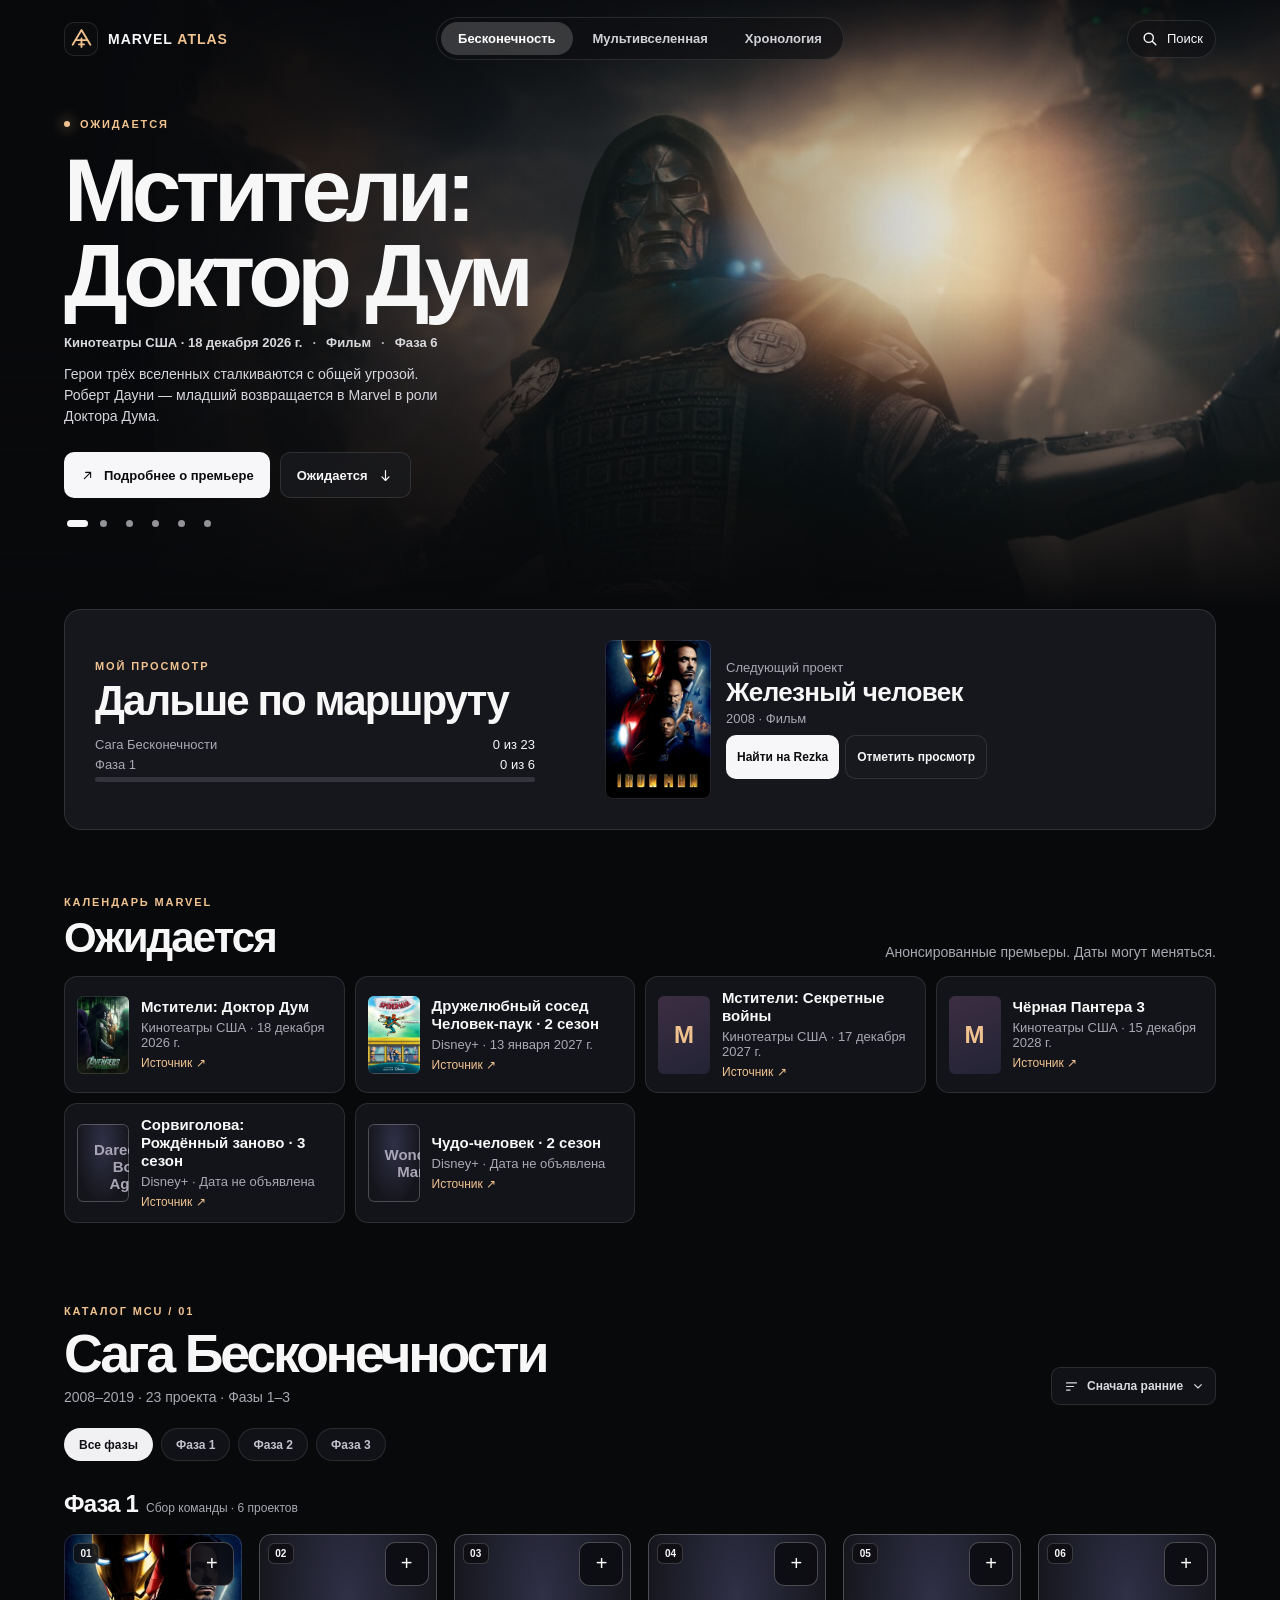
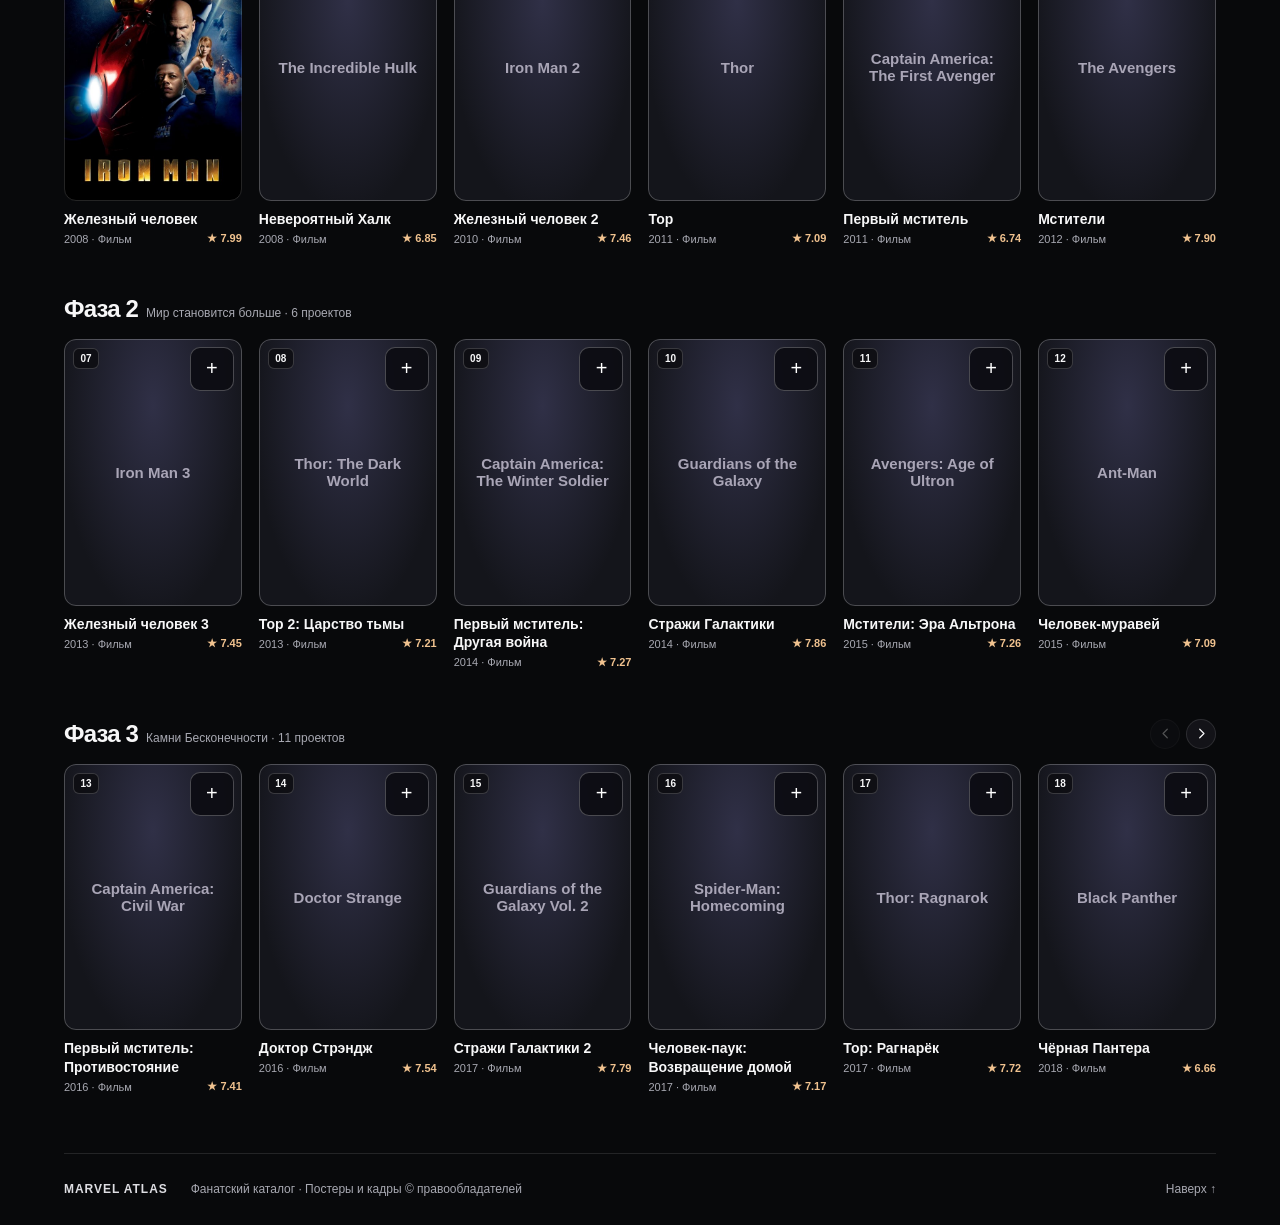
<file: index.html>
<!doctype html>
<html lang="ru">
<head>
  <meta charset="utf-8">
  <meta http-equiv="Content-Security-Policy" content="default-src 'self'; script-src 'self'; style-src 'self'; img-src 'self'; object-src 'none'; base-uri 'none'; form-action 'self'">
  <meta name="referrer" content="no-referrer">
  <meta name="viewport" content="width=device-width, initial-scale=1">
  <meta name="theme-color" content="#08090b">
  <meta name="description" content="Две саги и шесть фаз Marvel. Фильмы, сериалы и спецвыпуски в порядке выхода.">
  <title>MARVEL ATLAS — Каталог киновселенной</title>
  <link rel="icon" href="assets/atlas.svg" type="image/svg+xml">
  <link rel="stylesheet" href="styles.css?v=telegram-gestures-3">
  <!-- Local copy of https://telegram.org/js/telegram-web-app.js?65. -->
  <script defer src="assets/telegram-web-app.js"></script>
  <script defer src="telegram-init.js?v=3"></script>
  <script defer src="catalog.js"></script>
  <script defer src="atlas.js"></script>
  <script defer src="app.js?v=poster-progress-1"></script>
</head>
<body>
  <a class="skip" href="#catalog">К каталогу</a>
  <header class="topbar">
    <div class="topbar-inner shell">
      <a class="brand" href="#" aria-label="Marvel Atlas, на главную">
        <span class="brand-mark" aria-hidden="true"><svg viewBox="0 0 32 32" fill="none"><path d="M5.5 23.5 16 6l10.5 17.5M10 18h12M16 16v10M13 23h6" stroke="currentColor" stroke-width="2.2" stroke-linecap="round" stroke-linejoin="round"/></svg></span>
        <span>MARVEL <strong>ATLAS</strong></span>
      </a>
      <nav class="saga-nav" aria-label="Разделы Marvel Atlas">
        <button type="button" data-saga="infinity" aria-pressed="true">Бесконечность</button>
        <button type="button" data-saga="multiverse" aria-pressed="false">Мультивселенная</button>
        <a href="timeline.html">Хронология</a>
      </nav>
      <button class="search-open" type="button" aria-label="Поиск по каталогу" aria-haspopup="dialog">
        <svg viewBox="0 0 24 24" aria-hidden="true"><circle cx="10.5" cy="10.5" r="5.5"/><path d="m15 15 4 4"/></svg>
        <span>Поиск</span>
      </button>
    </div>
  </header>

  <main>
    <section class="hero" aria-label="Новые проекты Marvel">
      <div class="hero-art" aria-hidden="true">
        <img class="hero-image is-active" data-art="doomsday" src="assets/hero-doomsday.jpg" alt="" fetchpriority="high" draggable="false">
        <img class="hero-image" alt="" draggable="false">
      </div>
      <div class="hero-inner shell">
        <div class="hero-content">
          <p class="eyebrow"><span class="accent-dot"></span><span id="hero-label">Ожидается</span></p>
          <h1 id="hero-title">Мстители: Доктор Дум</h1>
          <p class="hero-meta" id="hero-meta"></p>
          <p class="hero-description" id="hero-description"></p>
          <div class="hero-actions">
            <a class="action action-primary" id="hero-link" target="_blank" rel="noopener noreferrer"></a>
            <a class="action action-secondary" href="#upcoming">Ожидается <svg viewBox="0 0 24 24" aria-hidden="true"><path d="M12 5v14m-5-5 5 5 5-5"/></svg></a>
          </div>
        </div>
        <div id="hero-pages" class="hero-pages" role="group" aria-label="Выбрать афишу"></div>
        <span id="hero-announcement" class="sr-only" role="status"></span>
      </div>
    </section>

    <section class="shell progress-section" id="my-watch" aria-labelledby="progress-title">
      <div class="progress-card">
        <div class="progress-overview">
          <p class="eyebrow">Мой просмотр</p>
          <h2 id="progress-title" tabindex="-1">Дальше по маршруту</h2>
          <div id="progress-count" class="progress-summary" aria-live="polite"></div>
        </div>
        <div id="progress-next" class="progress-next"></div>
      </div>
    </section>

    <section class="shell upcoming-section" id="upcoming" aria-labelledby="upcoming-title">
      <div class="upcoming-heading">
        <div><p class="eyebrow">Календарь Marvel</p><h2 id="upcoming-title">Ожидается</h2></div>
        <p class="catalog-meta">Анонсированные премьеры. Даты могут меняться.</p>
      </div>
      <ul id="upcoming-releases" class="upcoming-releases"></ul>
    </section>

    <section class="catalog shell" id="catalog" aria-labelledby="catalog-title">
      <div class="catalog-heading">
        <div>
          <p class="eyebrow catalog-kicker" id="catalog-kicker"></p>
          <h2 id="catalog-title"></h2>
          <p class="catalog-meta" id="catalog-meta"></p>
        </div>
        <label class="sort">
          <svg viewBox="0 0 24 24" aria-hidden="true"><path d="M5 7h14M5 12h10M5 17h5"/></svg>
          <span class="sr-only">Порядок проектов</span>
          <select id="sort">
            <option value="release">Сначала ранние</option>
            <option value="latest">Сначала новые</option>
            <option value="rating">По рейтингу</option>
          </select>
          <svg class="sort-chevron" viewBox="0 0 24 24" aria-hidden="true"><path d="m7 10 5 5 5-5"/></svg>
        </label>
      </div>
      <div class="phase-filters" id="phase-filters" role="group" aria-label="Фильтр по фазам"></div>
      <div id="shelves"></div>
      <a class="source-link" id="collection-link" href="https://rezka.fi/franchises/1991-vse-proekty-sagi-multivselennoy/" target="_blank" rel="noopener noreferrer" hidden>Подборка саги на Rezka <span aria-hidden="true">↗</span></a>
    </section>
  </main>

  <footer class="shell footer">
    <span class="footer-brand">MARVEL ATLAS</span>
    <span>Фанатский каталог · Постеры и кадры © правообладателей</span>
    <a href="#">Наверх ↑</a>
  </footer>

  <dialog class="search-dialog" aria-labelledby="search-title">
    <div class="search-head">
      <h2 id="search-title">Поиск по каталогу</h2>
      <form method="dialog"><button class="round" aria-label="Закрыть поиск"><svg viewBox="0 0 24 24" aria-hidden="true"><path d="m7 7 10 10m0-10L7 17"/></svg></button></form>
    </div>
    <label class="search-field">
      <svg viewBox="0 0 24 24" aria-hidden="true"><circle cx="10.5" cy="10.5" r="5.5"/><path d="m15 15 4 4"/></svg>
      <span class="sr-only">Название, год или фаза</span>
      <input type="search" placeholder="Название, год или фаза" autocomplete="off" autofocus>
    </label>
    <p class="search-status" role="status"></p>
    <div class="search-results"></div>
  </dialog>
</body>
</html>
</file>
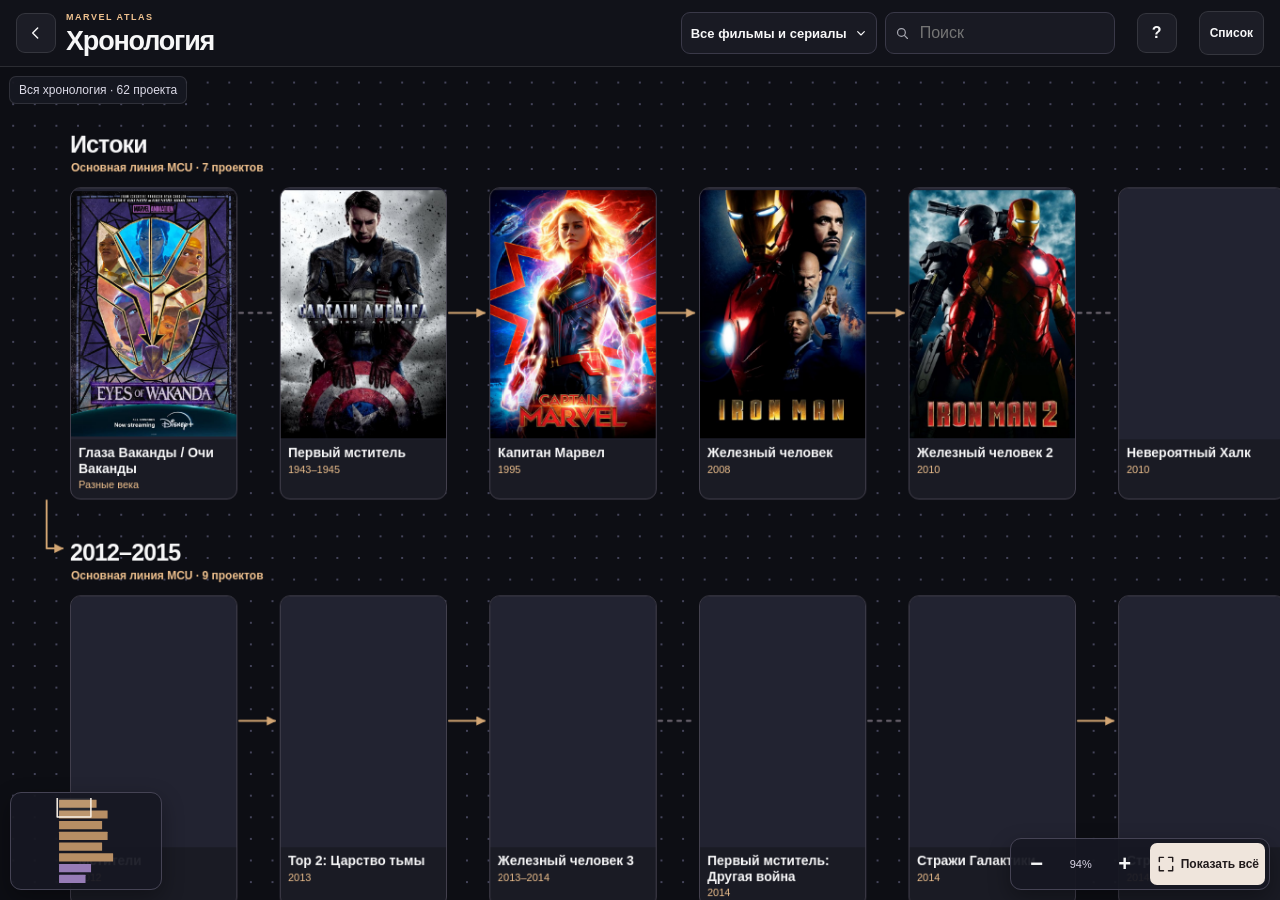
<file: timeline.html>
<!doctype html>
<html lang="ru">
<head>
  <meta charset="utf-8">
  <meta http-equiv="Content-Security-Policy" content="default-src 'self'; script-src 'self'; style-src 'self'; img-src 'self'; object-src 'none'; base-uri 'none'; form-action 'self'">
  <meta name="referrer" content="no-referrer">
  <meta name="viewport" content="width=device-width, initial-scale=1, viewport-fit=cover">
  <meta name="theme-color" content="#08090b">
  <meta name="description" content="Хронология Marvel по времени действия. Главные события MCU, альтернативные ветки и короткие спойлеры.">
  <title>Хронология — MARVEL ATLAS</title>
  <link rel="icon" href="assets/atlas.svg" type="image/svg+xml">
  <link rel="stylesheet" href="styles.css?v=telegram-gestures-3">
  <link rel="stylesheet" href="timeline.css?v=telegram-gestures-3">
  <!-- Local copy of https://telegram.org/js/telegram-web-app.js?65. -->
  <script defer src="assets/telegram-web-app.js"></script>
  <script defer src="telegram-init.js?v=3"></script>
  <script defer src="catalog.js"></script>
  <script defer src="atlas.js"></script>
  <script defer src="timeline-data.js"></script>
  <script defer src="timeline-camera.js"></script>
  <script defer src="timeline.js"></script>
</head>
<body class="timeline-page">
  <a class="skip" href="#timeline">К хронологии</a>
  <header class="map-header">
    <div class="map-heading">
      <a class="map-back" href="./" aria-label="Вернуться в каталог">
        <svg viewBox="0 0 24 24" aria-hidden="true"><path d="m14 6-6 6 6 6"/></svg>
      </a>
      <div>
        <p class="eyebrow">Marvel Atlas</p>
        <h1>Хронология</h1>
      </div>
    </div>
    <div class="map-filters">
      <label class="map-select">
        <span class="sr-only">Выбрать период или маршрут</span>
        <select id="timeline-view">
          <option value="all">Все фильмы и сериалы</option>
        </select>
        <svg viewBox="0 0 24 24" aria-hidden="true"><path d="m7 10 5 5 5-5"/></svg>
      </label>
      <label class="map-search">
        <svg viewBox="0 0 24 24" aria-hidden="true"><circle cx="10.5" cy="10.5" r="5.5"/><path d="m15 15 4 4"/></svg>
        <span class="sr-only">Найти проект на карте</span>
        <input id="timeline-search" type="search" placeholder="Поиск" autocomplete="off">
      </label>
    </div>
    <details class="map-guide">
      <summary aria-label="Управление и легенда карты">?</summary>
      <div class="map-guide-body">
        <h2>Как читать карту</h2>
        <p><strong>→</strong> Подтверждённая последовательность событий. Линия без стрелки объединяет близкие или пересекающиеся события.</p>
        <p><strong class="map-violet">◇</strong> Отдельные вселенные и ответвления. В режиме маршрута стрелки показывают порядок знакомства с историями.</p>
        <p>Перетаскивай карту в любом направлении. Масштаб меняется двумя пальцами, кнопками или через Ctrl и колёсико. С клавиатуры работают стрелки, +, − и 0.</p>
        <p><a href="https://dk.com/products/9780241543825-marvel-studios-the-marvel-cinematic-universe-an-official-timeline" target="_blank" rel="noopener noreferrer">Путеводитель Marvel Studios</a> · <a href="https://www.disneyplus.com/ja-jp/explore/articles/mcu-series" target="_blank" rel="noopener noreferrer">Хронология Disney+</a></p>
      </div>
    </details>
    <button type="button" id="map-display" class="map-mode" aria-controls="map-viewport map-list">Список</button>
  </header>

  <main class="map-stage" id="timeline" aria-label="Доска хронологии">
    <p class="map-status" id="map-status" role="status"></p>
    <p class="sr-only" id="map-instructions">Стрелки перемещают карту. Плюс и минус меняют масштаб. Ноль показывает всю карту. Открой карточку, чтобы прочитать о проекте.</p>
    <div class="map-viewport" id="map-viewport" role="region" tabindex="0" aria-label="Интерактивная карта событий" aria-describedby="map-instructions">
      <div class="map-world" id="map-world">
        <svg class="map-wires" id="map-wires" aria-hidden="true"></svg>
        <div id="map-lanes"></div>
      </div>
    </div>
    <div class="map-list" id="map-list" aria-label="Список проектов" hidden></div>
    <p class="map-empty" id="map-empty" hidden>Ничего не найдено. Попробуй другое название.</p>

    <button class="map-minimap" id="map-minimap" type="button" aria-label="Мини-карта. Enter показывает всю карту">
      <svg id="map-mini-svg" aria-hidden="true"></svg>
    </button>
    <div class="map-controls" id="map-controls" role="group" aria-label="Масштаб карты">
      <button type="button" id="zoom-out" aria-label="Уменьшить масштаб">−</button>
      <output id="zoom-value" aria-label="Текущий масштаб">100%</output>
      <button type="button" id="zoom-in" aria-label="Увеличить масштаб">+</button>
      <button type="button" id="zoom-fit">
        <svg viewBox="0 0 24 24" aria-hidden="true"><path d="M4 9V4h5m6 0h5v5m0 6v5h-5m-6 0H4v-5"/></svg>
        <span>Показать всё</span>
      </button>
    </div>

    <article class="timeline-detail" id="timeline-detail" aria-labelledby="story-title" hidden>
      <div class="story-sheet-top">
        <button type="button" class="story-close" id="story-close" aria-label="Закрыть карточку">
          <svg viewBox="0 0 24 24" aria-hidden="true"><path d="m6 6 12 12M18 6 6 18"/></svg>
        </button>
      </div>
      <img class="story-poster" id="story-poster" alt="" width="320" height="480">
      <div class="story-heading" aria-live="polite">
        <p class="eyebrow" id="story-meta"></p>
        <h2 id="story-title" tabindex="-1"></h2>
      </div>
      <div class="story-info">
        <p class="story-premise" id="story-premise"></p>
        <p class="story-fact"><strong>Важно знать</strong><span id="story-fact"></span></p>
        <div id="story-prep" class="story-prep" hidden>
          <strong>Что посмотреть перед этим</strong>
          <ul id="story-prep-list"></ul>
        </div>
        <a class="story-source" id="story-source" target="_blank" rel="noopener noreferrer" hidden>Источник ↗</a>
        <div class="story-actions">
          <button class="action action-primary" id="spoiler-toggle" type="button" aria-expanded="false" aria-controls="story-spoiler">
            <span>Открыть спойлер</span>
          </button>
          <a class="action action-secondary" id="story-watch" target="_blank" rel="noopener noreferrer">
            <span>Открыть на Rezka</span>
            <svg viewBox="0 0 24 24" aria-hidden="true"><path d="M7 17 17 7m-8 0h8v8"/></svg>
          </a>
          <button type="button" class="action action-secondary" id="story-watched" aria-pressed="false"></button>
        </div>
      </div>
      <div class="story-spoiler" id="story-spoiler" hidden>
        <h3 class="eyebrow" id="spoiler-heading" tabindex="-1">Спойлеры</h3>
        <p class="spoiler-status" id="spoiler-status" hidden></p>
        <dl id="spoiler-fields">
          <div><dt>Что произошло</dt><dd id="spoiler-summary"></dd></div>
          <div><dt>Чем закончилось</dt><dd id="spoiler-ending"></dd></div>
          <div><dt>К чему привело</dt><dd id="spoiler-impact"></dd></div>
        </dl>
        <div class="story-related" id="related-section">
          <p>Связанные проекты</p>
          <div id="story-related"></div>
        </div>
      </div>
    </article>

  </main>
</body>
</html>
</file>
<file: styles.css>
:root {
  color-scheme: dark;
  --ink: #08090b;
  --text: #f7f7f8;
  --muted: #a8a9b2;
  --accent: #f0c28f;
  --line: rgba(255, 255, 255, .11);
  --gutter: clamp(20px, 5vw, 80px);
  font-family: -apple-system, BlinkMacSystemFont, "Segoe UI", sans-serif;
}

*, *::before, *::after { box-sizing: border-box; }
html { scroll-behavior: smooth; }
.telegram-miniapp, .telegram-miniapp body { overscroll-behavior-y: none; }
.telegram-miniapp :is(a, button, img, summary) { -webkit-touch-callout: none; }
.telegram-miniapp :is(a, img) { -webkit-user-drag: none; }
body { margin: 0; background: var(--ink); color: var(--text); }
body[data-saga="multiverse"] { --accent: #c5acff; }
body:has(dialog[open]) { overflow: hidden; }
button, input, select { font: inherit; }
button, select { cursor: pointer; }
a { color: inherit; text-decoration: none; }
button { color: inherit; }
button:disabled { opacity: .3; cursor: default; }
:focus-visible { outline: 2px solid var(--accent); outline-offset: 5px; }
[hidden] { display: none !important; }
svg { width: 20px; height: 20px; fill: none; stroke: currentColor; stroke-width: 1.7; stroke-linecap: round; stroke-linejoin: round; flex: none; }
.shell { width: min(100%, 1600px); padding-inline: var(--gutter); margin-inline: auto; }
.sr-only { position: absolute; width: 1px; height: 1px; padding: 0; margin: -1px; overflow: hidden; clip-path: inset(50%); white-space: nowrap; }
.skip { position: fixed; z-index: 5; top: 12px; left: 12px; padding: 12px; background: #222; transform: translateY(-200%); }
.skip:focus { transform: none; }

.topbar { position: absolute; z-index: 2; inset: 0 0 auto; }
.topbar-inner { display: grid; grid-template-columns: 1fr auto 1fr; align-items: center; min-height: 77px; gap: 16px; }
.brand { display: inline-flex; width: max-content; align-items: center; gap: 10px; font-size: 14px; font-weight: 800; letter-spacing: .07em; }
.brand strong { color: var(--accent); font-weight: 700; }
.brand-mark { display: grid; place-items: center; width: 34px; height: 34px; color: var(--accent); border-radius: 10px; border: 1px solid var(--line); background: rgba(15, 15, 19, .55); }
.brand-mark svg { width: 27px; height: 27px; }
.saga-nav { display: flex; gap: 3px; padding: 4px; border: 1px solid var(--line); border-radius: 32px; background: rgba(16, 16, 19, .62); backdrop-filter: blur(22px); }
.saga-nav :is(button, a) { border: 0; border-radius: 30px; padding: 9px 17px; background: transparent; color: #d0d1d6; font-size: 13px; font-weight: 600; }
.saga-nav :is([aria-pressed="true"], [aria-current="page"]) { color: #fff; background: rgba(255, 255, 255, .18); }
.saga-nav :is(button, a):hover:not([aria-pressed="true"], [aria-current="page"]) { background: rgba(255, 255, 255, .09); }
.search-open { justify-self: end; display: flex; align-items: center; gap: 7px; padding: 8px 12px; border: 1px solid var(--line); border-radius: 30px; background: rgba(17, 17, 20, .52); backdrop-filter: blur(18px); font-size: 13px; }
.search-open:hover, .round:hover:not(:disabled) { background: rgba(255, 255, 255, .17); }

.hero { position: relative; isolation: isolate; min-height: clamp(550px, 44vw, 700px); display: grid; overflow: hidden; touch-action: pan-y pinch-zoom; }
.hero-art, .hero-art::after, .hero-image { position: absolute; inset: 0; width: 100%; height: 100%; }
.hero-art { z-index: -1; background: radial-gradient(ellipse at 75% 15%, #232e43, #08090b 75%); }
.hero-image { inset-inline: auto 0; width: 88%; object-fit: cover; object-position: 54% 32%; opacity: 0; }
.hero-image[data-art="doomsday"] { object-position: 67% 40%; }
.hero-image[data-art="poster"] { width: min(62%, 730px); object-position: center 24%; }
.hero-image.is-active { opacity: 1; }
.hero-art::after {
  content: "";
  background: linear-gradient(0deg, var(--ink), rgba(8, 9, 11, .75) 13%, transparent 52%),
    linear-gradient(90deg, #08090b 3%, rgba(8, 9, 11, .91) 19%, rgba(8, 9, 11, .57) 43%, rgba(8, 9, 11, .07) 77%),
    linear-gradient(180deg, rgba(6, 7, 10, .8), transparent 25%);
}
.hero-inner { display: flex; flex-direction: column; align-items: flex-start; justify-content: flex-end; gap: 3px; padding-top: 116px; padding-bottom: clamp(41px, 5vw, 75px); }
.hero-content { max-width: 560px; transition: opacity .16s ease, transform .16s ease; }
.hero.is-changing .hero-content { opacity: 0; transform: translateY(5px); pointer-events: none; }
.hero.is-dragging { user-select: none; }
.eyebrow { display: flex; align-items: center; gap: 10px; margin: 0; font-size: 11px; font-weight: 700; letter-spacing: .17em; line-height: 1.5; text-transform: uppercase; color: var(--accent); }
.accent-dot { display: inline-block; width: 6px; height: 6px; border-radius: 50%; background: var(--accent); box-shadow: 0 0 14px var(--accent); flex: none; }
.hero h1 { margin: 15px 0 17px; font-size: clamp(56px, 7vw, 104px); font-weight: 750; line-height: .95; letter-spacing: -.064em; text-wrap: balance; overflow-wrap: anywhere; }
.hero-meta { display: flex; flex-wrap: wrap; gap: 8px 10px; align-items: center; margin: 0; color: #d8d8dd; font-size: 13px; font-weight: 550; }
.hero-meta > span + span::before { content: "·"; display: inline-block; margin-right: 10px; color: #b6b6c0; }
.hero-meta .hero-rating { color: var(--accent); }
.hero-description { max-width: 385px; color: #d5d5db; line-height: 1.5; font-size: clamp(14px, 1.1vw, 16px); margin: 14px 0 25px; text-wrap: pretty; }
.hero-actions { display: flex; gap: 10px; flex-wrap: wrap; }
.action { display: inline-flex; align-items: center; justify-content: center; gap: 9px; min-height: 46px; padding: 9px 16px; border-radius: 10px; font-size: 13px; font-weight: 700; transition: background .2s ease; }
.action-primary { background: #f7f7f9; color: #0b0b0c; }
.action-primary:hover { background: #e1e2e9; }
.action-primary svg { width: 15px; height: 15px; stroke: none; fill: currentColor; }
.action-primary.is-premiere svg { stroke: currentColor; fill: none; }
.action-secondary { background: rgba(26, 27, 31, .76); border: 1px solid var(--line); backdrop-filter: blur(12px); }
.action-secondary svg { width: 17px; height: 17px; }
.action-secondary:hover { background: #303037; }
.hero-pages { display: flex; align-items: center; }
.hero-pages button { display: grid; place-items: center; width: 26px; height: 44px; padding: 0; border: 0; background: transparent; }
.hero-pages button::before { content: ""; width: 7px; height: 7px; background: #929297; border-radius: 999px; transition: width .22s ease, background .22s ease; }
.hero-pages button[aria-current="true"]::before { width: 21px; background: #f7f7f9; }
.hero-pages button:hover:not([aria-current="true"])::before { background: #cdced1; }
.round { display: grid; flex: none; width: 36px; height: 36px; place-items: center; padding: 0; border: 1px solid var(--line); border-radius: 50%; background: rgba(25, 25, 30, .7); }
.round svg { width: 17px; height: 17px; }

.catalog { padding-top: 3px; padding-bottom: 45px; scroll-margin-top: 23px; }
.catalog-heading { display: flex; gap: 16px; align-items: flex-end; justify-content: space-between; }
.catalog-kicker { color: var(--accent); }
.catalog h2 { margin: 7px 0 4px; font-size: clamp(32px, 4.2vw, 60px); letter-spacing: -.059em; line-height: 1.02; }
.catalog-meta { margin: 8px 0 0; color: var(--muted); font-size: 14px; }
.sort { display: flex; align-items: center; position: relative; flex-shrink: 0; color: #d9d9df; }
.sort > svg { position: absolute; left: 12px; pointer-events: none; width: 17px; height: 17px; }
.sort > .sort-chevron { left: auto; right: 10px; width: 16px; height: 16px; }
.sort select { appearance: none; border: 1px solid var(--line); background: #111217; color: inherit; border-radius: 9px; min-height: 38px; padding: 7px 31px 7px 35px; font-size: 12px; font-weight: 650; }
.phase-filters { display: flex; flex-wrap: wrap; gap: 8px; margin: 23px 0 29px; }
.phase-filters button { border: 1px solid var(--line); background: #111217; border-radius: 24px; min-height: 33px; padding: 5px 14px; font-size: 12px; font-weight: 650; color: #c1c2cc; }
.phase-filters button[aria-pressed="true"] { background: #f1f1f3; color: #111116; border-color: transparent; }
.phase-filters button:hover:not([aria-pressed="true"]) { background: #23242b; }

.shelf + .shelf { margin-top: 35px; }
.shelf-heading { display: flex; align-items: flex-end; justify-content: space-between; gap: 10px; margin-bottom: 8px; }
.shelf-heading h3 { display: flex; flex-wrap: wrap; align-items: baseline; gap: 8px; margin: 0; font-size: 24px; line-height: 1.2; letter-spacing: -.035em; }
.shelf-heading h3 span { font-weight: 400; font-size: 12px; letter-spacing: 0; color: var(--muted); }
.shelf-arrows { display: flex; gap: 6px; }
.shelf-arrows .round { width: 30px; height: 30px; }
.rail { display: grid; grid-auto-flow: column; grid-auto-columns: calc((100% - 85px) / 6); gap: 17px; overflow-x: auto; overscroll-behavior-inline: contain; scroll-snap-type: x mandatory; scrollbar-width: thin; scrollbar-color: #33353d transparent; padding: 7px 5px 15px; margin-inline: -5px; scroll-padding-inline: 5px; }
.card { display: block; min-width: 0; border-radius: 13px; scroll-snap-align: start; }
.card-tile { position: relative; min-width: 0; scroll-snap-align: start; }
.watch-mark { position: absolute; z-index: 1; right: 8px; top: 8px; display: grid; place-items: center; width: 44px; height: 44px; padding: 0; border: 1px solid #ffffff40; border-radius: 10px; background: #0c0d13eb; color: #fff; font-size: 20px; }
.watch-mark[aria-pressed="true"] { background: #e8c394; color: #211910; }
.card-tile:has(.watch-mark) .external-mark { display: none; }
.poster { position: relative; display: block; overflow: hidden; isolation: isolate; aspect-ratio: 2 / 3; border-radius: 12px; background: radial-gradient(ellipse at 50% 25%, #303047, #14151b 75%); box-shadow: inset 0 0 0 1px var(--line); }
.poster::after { position: absolute; inset: 0; content: ""; border: 1px solid rgba(255, 255, 255, .14); border-radius: inherit; pointer-events: none; }
.poster img { width: 100%; height: 100%; position: absolute; inset: 0; object-fit: cover; transition: transform .25s ease; }
.poster-placeholder { display: grid; height: 100%; place-items: center; color: #a9a5b6; text-align: center; padding: 17px; font-size: 15px; font-weight: 700; }
.poster-number, .external-mark { position: absolute; z-index: 1; top: 9px; background: rgba(12, 12, 16, .79); border: 1px solid rgba(255,255,255,.18); border-radius: 6px; backdrop-filter: blur(9px); }
.poster-number { left: 9px; padding: 4px 6px; min-width: 26px; text-align: center; font-size: 10px; font-weight: 700; font-variant-numeric: tabular-nums; }
.external-mark { opacity: 0; right: 9px; display: grid; place-items: center; width: 29px; height: 29px; transition: opacity .2s; }
.external-mark svg { width: 15px; height: 15px; }
.card:hover .poster img, .card:focus-visible .poster img { transform: scale(1.045); }
.card:hover .external-mark, .card:focus-visible .external-mark { opacity: 1; }
.card-title { display: block; margin: 9px 0 4px; font-size: 14px; font-weight: 650; line-height: 1.32; text-wrap: pretty; overflow-wrap: anywhere; }
.card-info { display: flex; flex-wrap: wrap; align-items: center; justify-content: space-between; gap: 3px 7px; color: var(--muted); font-size: 11px; }
.card-rating { color: var(--accent); font-weight: 700; white-space: nowrap; font-variant-numeric: tabular-nums; }
.source-link { display: inline-flex; gap: 8px; padding-top: 18px; font-size: 13px; color: var(--accent); }
.source-link:hover { text-decoration: underline; }
.progress-section { margin-bottom: clamp(30px, 5vw, 64px); scroll-margin-top: 20px; }
.progress-card { display: grid; grid-template-columns: minmax(0, 1fr) minmax(0, 1.25fr); align-items: center; gap: clamp(18px, 4vw, 46px); padding: clamp(16px, 3vw, 30px); border: 1px solid var(--line); border-radius: 17px; background: #16161d; }
.progress-card h2, .upcoming-heading h2 { margin: 5px 0 0; font-size: clamp(25px, 4vw, 42px); letter-spacing: -.045em; line-height: 1.06; }
.progress-summary { display: grid; gap: 5px; max-width: 440px; margin-top: 13px; }
.progress-line { display: flex; justify-content: space-between; align-items: baseline; gap: 12px; margin: 0; color: var(--muted); font-size: 13px; }
.progress-value { flex: none; color: var(--text); font-variant-numeric: tabular-nums; }
.progress-bar { width: 100%; height: 5px; border: 0; border-radius: 999px; overflow: hidden; appearance: none; background: #34343d; color: var(--accent); }
.progress-bar::-webkit-progress-bar { background: #34343d; }
.progress-bar::-webkit-progress-value { background: var(--accent); }
.progress-bar::-moz-progress-bar { background: var(--accent); }
.progress-next { display: grid; grid-template-columns: clamp(72px, 11vw, 106px) minmax(0, 1fr); gap: 9px 15px; }
.progress-next > .poster { grid-row: span 2; align-self: center; border-radius: 8px; }
.progress-next .poster img { object-fit: contain; }
.progress-next .poster-placeholder { padding: 6px; font-size: 11px; overflow-wrap: anywhere; }
.progress-project { align-self: end; }
.progress-project h3 { margin: 3px 0 4px; font-size: clamp(18px, 2.5vw, 26px); letter-spacing: -.025em; line-height: 1.13; overflow-wrap: anywhere; }
.progress-project-label, .progress-project-meta, .progress-complete { margin: 0; color: var(--muted); font-size: 13px; }
.progress-actions { display: flex; flex-wrap: wrap; align-self: start; gap: 6px; }
.progress-actions .action { min-height: 44px; padding-inline: 11px; font-size: 12px; text-align: center; }
.progress-complete { grid-column: 1 / -1; }
.upcoming-section { margin-bottom: clamp(38px, 6vw, 80px); scroll-margin-top: 20px; }
.upcoming-heading { display: flex; justify-content: space-between; align-items: end; flex-wrap: wrap; gap: 8px 20px; }
.upcoming-releases { display: grid; grid-template-columns: repeat(auto-fit, minmax(min(100%, 280px), 1fr)); gap: 10px; list-style: none; padding: 0; margin: 16px 0 0; }
.release { display: grid; grid-template-columns: 52px minmax(0, 1fr); align-items: center; gap: 12px; padding: 12px; border: 1px solid var(--line); border-radius: 13px; background: #13141a; }
.release .poster { border-radius: 6px; }
.release .poster img { object-fit: contain; }
.release-placeholder { display: grid; place-items: center; aspect-ratio: 2 / 3; border-radius: 6px; background: linear-gradient(155deg, #3d2e42, #222335); color: #f0c28f; font-size: 24px; font-weight: 800; }
.release-copy h3 { margin: 0; font-size: 15px; line-height: 1.2; }
.release-copy p { margin: 4px 0 0; font-size: 13px; color: var(--muted); }
.release-copy .source-link { padding-top: 6px; font-size: 12px; }
.footer { display: flex; flex-wrap: wrap; gap: 12px 23px; align-items: center; min-height: 72px; color: var(--muted); font-size: 12px; position: relative; }
.footer::before { content: ""; position: absolute; inset: 0 var(--gutter) auto; border-top: 1px solid var(--line); }
.footer-brand { color: #dedee3; font-weight: 750; letter-spacing: .08em; }
.footer a { margin-left: auto; }

.search-dialog { border: 1px solid #35353e; border-radius: 20px; padding: 22px; width: min(570px, calc(100% - 30px)); max-height: min(690px, calc(100% - 34px)); background: #141419; color: var(--text); box-shadow: 0 30px 120px #0009; }
.search-dialog::backdrop { background: #000a; backdrop-filter: blur(12px); }
.search-head { display: flex; align-items: center; justify-content: space-between; gap: 12px; margin-bottom: 16px; }
.search-head h2 { margin: 0; font-size: 23px; letter-spacing: -.035em; }
.search-field { display: flex; align-items: center; padding: 0 13px; gap: 10px; border: 1px solid #43434c; border-radius: 10px; background: #0e0f13; }
.search-field:focus-within { border-color: var(--accent); }
.search-field input { width: 100%; padding: 12px 0; border: 0; background: transparent; color: inherit; outline: none; }
.search-status { margin: 14px 0 6px; color: var(--muted); font-size: 12px; }
.search-results a { display: grid; grid-template-columns: 38px 1fr 18px; align-items: center; gap: 12px; border-radius: 9px; padding: 7px; }
.search-results a:hover { background: #262630; }
.search-results .poster { border-radius: 5px; }
.search-results .poster-placeholder { font-size: 8px; padding: 2px; }
.search-results small { display: block; color: var(--muted); margin-top: 3px; }
.search-results strong { font-size: 14px; }

@media (min-width: 1700px) {
  .hero-image { width: min(90%, 1570px); right: max(0px, calc((100% - 1830px) / 2)); }
}
@media (max-width: 1050px) {
  .rail { grid-auto-columns: calc((100% - 68px) / 5); }
  .hero-image { width: 100%; }
}
@media (max-width: 790px) {
  .rail { grid-auto-columns: calc((100% - 45px) / 4); gap: 15px; }
  .hero { min-height: 560px; }
  .hero h1 { font-size: clamp(46px, 9vw, 72px); }
  .hero-art::after { background: linear-gradient(0deg, var(--ink) 2%, rgba(8, 9, 11, .8) 20%, transparent 73%), linear-gradient(90deg, #08090bb8 2%, transparent 85%), linear-gradient(180deg, #08090bc9, transparent 24%); }
  .progress-card { grid-template-columns: minmax(0, 1fr); gap: 15px; }
  .progress-summary { max-width: none; }
  .progress-next { padding-top: 14px; border-top: 1px solid var(--line); }
}
@media (max-width: 560px) {
  .topbar-inner { grid-template-columns: 1fr auto; gap: 6px 12px; padding-top: 12px; }
  .brand { font-size: 13px; }
  .search-open { grid-column: 2; grid-row: 1; padding: 7px; }
  .search-open span { display: none; }
  .saga-nav { grid-column: 1 / -1; justify-self: start; }
  .saga-nav :is(button, a) { padding: 8px 9px; font-size: 12px; }
  .hero { min-height: 595px; }
  .hero-image { height: 72%; object-position: 53% 33%; }
  .hero-image[data-art="poster"] { width: 100%; object-position: center 28%; }
  .hero-art::after { background: linear-gradient(0deg, var(--ink) 8%, #08090b 27%, rgba(8, 9, 11, .65) 47%, transparent 71%), linear-gradient(180deg, #08090bda, transparent 32%); }
  .hero-inner { padding-bottom: 32px; }
  .hero-content { width: 100%; }
  .hero h1 { font-size: clamp(38px, 10vw, 58px); text-wrap: initial; }
  .hero-description { margin-bottom: 19px; max-width: 310px; }
  .hero-pages { align-self: center; }
  .progress-next > .poster { grid-row: auto; }
  .progress-project { align-self: center; }
  .progress-actions { grid-column: 1 / -1; }
  .progress-actions .action { flex: 1 1 100px; }
  .action { min-height: 42px; padding-inline: 12px; }
  .catalog-heading { align-items: flex-start; flex-direction: column; }
  .catalog h2 { font-size: clamp(30px, 9vw, 46px); }
  .phase-filters { margin-top: 15px; }
  .shelf-heading h3 { font-size: 21px; }
  .rail { grid-auto-columns: 41%; gap: 12px; margin-right: calc(-1 * var(--gutter)); padding-right: var(--gutter); }
  .poster { border-radius: 9px; }
  .card-title { font-size: 13px; }
  .footer { padding-block: 20px; }
}
@media (max-width: 350px) {
  .saga-nav { max-width: 100%; flex-wrap: wrap; gap: 2px; }
  .saga-nav :is(button, a) { padding-inline: 5px; font-size: 11px; }
}
@media (prefers-reduced-motion: reduce) {
  *, *::before, *::after { scroll-behavior: auto !important; transition: none !important; }
}
</file>
<file: timeline.css>
.timeline-page {
  --map-violet: #d2b9ff;
  --safe-top: max(env(safe-area-inset-top, 0px), calc(var(--tg-safe-area-inset-top, 0px) + var(--tg-content-safe-area-inset-top, 0px)));
  --safe-bottom: max(env(safe-area-inset-bottom, 0px), calc(var(--tg-safe-area-inset-bottom, 0px) + var(--tg-content-safe-area-inset-bottom, 0px)));
  --safe-left: max(env(safe-area-inset-left, 0px), calc(var(--tg-safe-area-inset-left, 0px) + var(--tg-content-safe-area-inset-left, 0px)));
  --safe-right: max(env(safe-area-inset-right, 0px), calc(var(--tg-safe-area-inset-right, 0px) + var(--tg-content-safe-area-inset-right, 0px)));
  display: grid;
  grid-template-rows: auto minmax(0, 1fr);
  height: 100vh;
  height: min(100dvh, var(--tg-viewport-stable-height, 100dvh));
  overflow: hidden;
  overscroll-behavior: none;
}

.map-header {
  position: relative;
  z-index: 4;
  display: grid;
  grid-template-columns: auto minmax(0, 1fr) auto auto;
  align-items: center;
  gap: 10px 22px;
  padding: calc(11px + var(--safe-top)) calc(16px + var(--safe-right)) 11px calc(16px + var(--safe-left));
  border-bottom: 1px solid var(--line);
  background: #111219;
}
.map-heading { display: flex; align-items: center; min-width: 0; gap: 10px; }
.map-heading h1 { margin: 2px 0 0; font-size: clamp(19px, 2.5vw, 27px); letter-spacing: -.044em; line-height: 1.05; }
.map-heading .eyebrow { font-size: 9px; letter-spacing: .17em; }
.map-back, .map-guide summary, .story-close {
  display: grid;
  flex: none;
  place-items: center;
  min-width: 40px;
  min-height: 40px;
  padding: 0;
  border: 1px solid var(--line);
  border-radius: 9px;
  background: #1c1d26;
  color: var(--text);
}
.map-back:hover, .map-guide summary:hover, .story-close:hover { background: #30313c; }
.map-filters { display: flex; justify-content: end; align-items: center; gap: 8px; min-width: 0; }
.map-select, .map-search { display: flex; position: relative; min-width: 0; align-items: center; gap: 7px; border: 1px solid #3a3948; border-radius: 9px; background: #191a23; }
.map-select select, .map-search input { min-width: 0; width: 100%; height: 40px; border: 0; background: transparent; color: var(--text); }
.map-select select { appearance: none; padding: 0 29px 0 9px; font-size: 13px; font-weight: 650; text-overflow: ellipsis; }
.map-select :is(option, optgroup) { background: #1b1c23; color: var(--text); }
.map-select svg { position: absolute; right: 7px; width: 16px; height: 16px; pointer-events: none; }
.map-search { width: min(100%, 230px); padding: 0 8px; color: var(--muted); }
.map-search input { font-size: 16px; }
.map-search svg { width: 17px; height: 17px; }
.map-search input:focus-visible, .map-select select:focus-visible { outline-offset: 1px; }
.map-guide { justify-self: end; }
.map-guide summary { cursor: pointer; list-style: none; font-weight: 750; }
.map-guide summary::-webkit-details-marker { display: none; }
.map-mode { min-height: 44px; padding: 0 10px; border: 1px solid var(--line); border-radius: 9px; background: #1c1d26; font-size: 12px; font-weight: 700; }
.map-guide-body { position: absolute; z-index: 5; top: calc(100% + 7px); right: calc(12px + var(--safe-right)); max-width: min(400px, calc(100vw - 24px - var(--safe-left) - var(--safe-right))); max-height: 62dvh; overflow: auto; overscroll-behavior: contain; padding: 15px; border: 1px solid #444357; border-radius: 12px; background: #1a1b24; box-shadow: 0 14px 36px #0008; }
.map-guide-body h2 { margin: 0 0 9px; font-size: 17px; }
.map-guide-body p { margin: 7px 0; color: #d4d2e0; font-size: 13px; line-height: 1.45; }
.map-guide-body strong { color: var(--accent); }
.map-guide-body .map-violet { color: var(--map-violet); }
.map-guide-body a, .story-source { color: #e6d4ff; text-decoration: underline; text-underline-offset: 3px; }

.map-stage { min-height: 0; min-width: 0; position: relative; isolation: isolate; }
.map-viewport {
  position: absolute;
  inset: 0;
  overflow: clip;
  touch-action: none;
  user-select: none;
  cursor: grab;
  background-color: #0d0e14;
  background-image: radial-gradient(circle, #44445a 1px, transparent 1.3px);
  background-size: var(--grid-step, 22px) var(--grid-step, 22px);
  background-position: var(--grid-x, 0) var(--grid-y, 0);
}
.map-viewport:focus-visible { outline-offset: -3px; }
.map-viewport.is-moving, .map-viewport.is-moving button { cursor: grabbing; }
.map-world { position: absolute; left: 0; top: 0; transform-origin: 0 0; will-change: transform; }
.map-wires { position: absolute; inset: 0; width: 100%; height: 100%; pointer-events: none; }
.map-wires :is(.chronology-wire, .route-wire, .branch-wire) { fill: none; stroke-width: 2; stroke-linecap: round; stroke-linejoin: round; }
.chronology-wire { stroke: #d2a573; }
.chronology-wire.is-parallel { stroke: #776f7a; stroke-dasharray: 4 6; }
.route-wire, .branch-wire { stroke: var(--map-violet); }
.branch-wire { stroke-dasharray: 5 5; }
.map-wire-arrow-gold { fill: #d2a573; stroke: none; }
.map-wire-arrow-violet { fill: var(--map-violet); stroke: none; }
.map-lane { position: absolute; }
.map-lane h2 { position: absolute; top: 1px; left: 0; margin: 0; color: var(--text); font-size: 25px; line-height: 1; letter-spacing: -.035em; white-space: nowrap; }
.map-lane-label { position: absolute; top: 31px; left: 1px; margin: 0; color: var(--accent); font-size: 12px; font-weight: 700; white-space: nowrap; }
.map-lane[data-kind="branch"] .map-lane-label, .map-lane[data-kind="route"] .map-lane-label { color: var(--map-violet); }
.map-node {
  position: absolute;
  display: grid;
  grid-template-rows: auto 1fr;
  width: var(--node-width);
  height: var(--node-height);
  border: 1px solid #464350;
  border-radius: 11px;
  overflow: hidden;
  background: #1a1b24;
  color: var(--text);
  text-align: left;
  padding: 0;
}
.map-node:hover { border-color: #c2a07c; }
.map-node[aria-pressed="true"] { border-color: var(--accent); box-shadow: 0 0 0 2px #e4b38365; }
.map-node.is-branch { border-color: #665184; }
.map-node.is-branch[aria-pressed="true"] { border-color: var(--map-violet); box-shadow: 0 0 0 2px #c6a6ff65; }
.map-node:focus-visible { outline-offset: -3px; }
.map-node img { display: block; width: 100%; height: var(--poster-height); object-fit: contain; background: #222331; pointer-events: none; }
.map-node-meta { display: grid; align-content: start; gap: 3px; padding: 6px 8px; }
.map-node-title { overflow: hidden; display: -webkit-box; -webkit-box-orient: vertical; -webkit-line-clamp: 2; overflow-wrap: anywhere; font-size: 14px; line-height: 1.18; font-weight: 700; }
.map-node-time { color: var(--accent); font-size: 11px; line-height: 1.15; }
.map-node.is-branch .map-node-time { color: var(--map-violet); }
.map-node.is-watched::after { position: absolute; top: 7px; right: 7px; display: grid; place-items: center; width: 25px; height: 25px; border-radius: 50%; background: #ead0aa; color: #221b14; font-size: 13px; font-weight: 800; content: "✓"; }
.map-list { position: absolute; inset: 0; overflow: auto; overscroll-behavior: contain; padding: 49px max(15px, var(--safe-right)) calc(20px + var(--safe-bottom)) max(15px, var(--safe-left)); background: #111219; }
.map-list-group { max-width: 1000px; margin: 0 auto 22px; }
.map-list-group h2 { margin: 0 0 8px; font-size: 20px; }
.map-list-cards { display: grid; grid-template-columns: repeat(auto-fit, minmax(min(100%, 226px), 1fr)); gap: 8px; }
.map-list .map-node { position: relative; grid-template: 1fr / 46px minmax(0, 1fr); align-items: center; width: 100%; height: auto; min-height: 70px; }
.map-list .map-node img { height: 68px; }
.map-list .map-node-meta { padding-right: 37px; }
.map-status, .map-empty { position: absolute; z-index: 2; margin: 0; pointer-events: none; }
.map-status { top: 9px; left: calc(9px + var(--safe-left)); padding: 6px 9px; border: 1px solid var(--line); border-radius: 7px; background: #171822ed; color: #dddbe8; font-size: 12px; }
.map-empty { inset: 38% 12px auto; text-align: center; color: var(--muted); font-size: 14px; }

.map-controls, .map-minimap {
  position: absolute;
  z-index: 2;
  bottom: calc(10px + var(--safe-bottom));
  border: 1px solid #454354;
  border-radius: 11px;
  background: #171822f0;
  box-shadow: 0 8px 22px #0005;
}
.map-controls { right: calc(10px + var(--safe-right)); display: flex; align-items: center; gap: 3px; padding: 4px; }
.map-controls button { display: flex; gap: 5px; align-items: center; justify-content: center; min-width: 44px; min-height: 42px; padding: 4px 6px; border: 0; border-radius: 7px; background: transparent; color: var(--text); }
.map-controls button:hover:not(:disabled) { background: #333143; }
.map-controls :is(#zoom-out, #zoom-in) { font-size: 22px; font-weight: 550; }
.map-controls output { display: block; min-width: 38px; text-align: center; color: #ddd9ea; font-size: 11px; font-variant-numeric: tabular-nums; }
.map-controls #zoom-fit { background: #efe5dc; color: #201a1b; font-size: 12px; font-weight: 750; }
.map-controls #zoom-fit:hover:not(:disabled) { background: #d7c6b6; }
.map-minimap { left: calc(10px + var(--safe-left)); padding: 5px; color: var(--text); }
.map-minimap svg { display: block; width: 140px; height: 86px; }
.map-minimap .mini-main { fill: #b78e64; stroke: none; }
.map-minimap .mini-alt { fill: #977cb7; stroke: none; }
.map-minimap .mini-viewport { fill: #fff1; stroke: #f9f2e9; stroke-width: 1.5px; vector-effect: non-scaling-stroke; }

.timeline-detail {
  position: absolute;
  z-index: 3;
  top: 9px;
  right: calc(10px + var(--safe-right));
  width: min(365px, calc(100% - 20px - var(--safe-left) - var(--safe-right)));
  max-height: calc(100% - 74px - var(--safe-bottom));
  display: grid;
  grid-template-columns: 72px minmax(0, 1fr);
  align-content: start;
  align-items: start;
  gap: 8px 11px;
  overflow: auto;
  overscroll-behavior: contain;
  scroll-padding-top: 62px;
  padding: 0 13px 15px;
  border: 1px solid #444255;
  border-radius: 14px;
  background: #191a23;
  box-shadow: 0 12px 40px #0009;
}
.story-sheet-top { display: flex; position: sticky; z-index: 1; top: 0; justify-content: end; grid-column: 1 / -1; margin-inline: -13px; padding: 10px 13px 4px; background: #191a23; }
.story-close { min-width: 37px; min-height: 37px; }
.story-poster { grid-row: 2 / span 2; width: 100%; height: auto; aspect-ratio: 2 / 3; object-fit: cover; background: #282938; border-radius: 7px; }
.story-heading, .story-info { grid-column: 2; }
.story-heading h2 { margin: 4px 0 6px; font-size: clamp(20px, 3vw, 27px); line-height: 1.12; letter-spacing: -.038em; overflow-wrap: anywhere; }
.story-heading .eyebrow { font-size: 10px; letter-spacing: .08em; }
.story-premise { margin: 0; color: #d1d1db; font-size: 14px; line-height: 1.46; }
.story-fact { display: grid; gap: 3px; margin: 10px 0 9px; color: #c5c5d1; font-size: 13px; line-height: 1.43; }
.story-fact strong { color: var(--accent); }
.story-prep { margin: 9px 0 12px; color: #d1d1db; font-size: 13px; line-height: 1.4; }
.story-prep strong { color: var(--accent); }
.story-prep ul { display: grid; gap: 5px; margin: 5px 0 0; padding-left: 17px; }
.story-prep button { display: block; padding: 3px 0; border: 0; background: transparent; color: #e6d4ff; text-align: left; text-decoration: underline; text-underline-offset: 3px; }
.story-actions [aria-pressed="true"] { color: var(--accent); }
.story-source { display: inline-block; margin-bottom: 8px; font-size: 12px; }
.story-actions { display: flex; flex-wrap: wrap; gap: 6px; }
.story-actions .action { min-height: 42px; border: 1px solid transparent; padding: 6px 9px; font-size: 12px; }
.story-actions .action-secondary { border-color: var(--line); }
.story-spoiler { grid-column: 1 / -1; border-top: 1px solid var(--line); padding-top: 12px; }
.spoiler-status { margin: 9px 0 12px; color: #e2e2e9; }
.story-spoiler dl { display: grid; gap: 9px; margin: 10px 0 13px; }
.story-spoiler dt { color: var(--accent); font-size: 13px; font-weight: 700; }
.story-spoiler dd { margin: 3px 0 0; color: #e2e2e9; font-size: 14px; line-height: 1.45; }
.story-related p { margin: 0 0 5px; color: var(--muted); font-size: 12px; }
.story-related > div { display: flex; flex-wrap: wrap; gap: 5px; }
.story-related button { min-height: 38px; padding: 5px 8px; border: 1px solid #4c435e; border-radius: 7px; background: #211d2d; color: #e4d7ff; font-size: 12px; }
.story-related button:hover { background: #3a2d4f; }

@media (max-width: 660px) {
  .map-header { grid-template-columns: minmax(0, 1fr) auto auto; gap: 7px; padding: calc(7px + var(--safe-top)) calc(8px + var(--safe-right)) 7px calc(8px + var(--safe-left)); }
  .map-filters { grid-column: 1 / -1; grid-row: 2; display: grid; grid-template-columns: minmax(min(188px, 65%), 1.3fr) minmax(0, 1fr); gap: 6px; }
  .map-select select { font-size: 12px; }
  .map-search { width: 100%; }
  .map-guide { grid-column: 2; grid-row: 1; }
  .map-mode { grid-column: 3; grid-row: 1; }
  .map-controls { right: auto; left: 50%; transform: translateX(-50%); white-space: nowrap; }
  .map-minimap { display: none; }
  .map-stage:has(.timeline-detail:not([hidden])) .map-status { opacity: 0; }
  .timeline-detail {
    inset: auto var(--safe-right) 0 var(--safe-left);
    width: auto;
    max-height: 67%;
    grid-template-columns: 54px minmax(0, 1fr);
    border-radius: 16px 16px 0 0;
    padding: 0 12px calc(13px + var(--safe-bottom));
  }
  .story-sheet-top { margin-inline: -12px; padding: 6px 12px 4px; touch-action: none; }
  .story-sheet-top::before { position: absolute; left: 50%; top: 14px; width: 36px; height: 4px; transform: translateX(-50%); border-radius: 4px; background: #888493; content: ""; }
  .story-poster { grid-row: 2; }
  .story-heading { align-self: center; }
  .story-info { grid-column: 1 / -1; }
}

@media (pointer: coarse) {
  .map-back, .map-guide summary, .story-close, .story-related button { min-width: 44px; min-height: 44px; }
  .map-controls button, .map-select select, .map-search input, .story-actions .action { min-height: 44px; }
}
</file>
